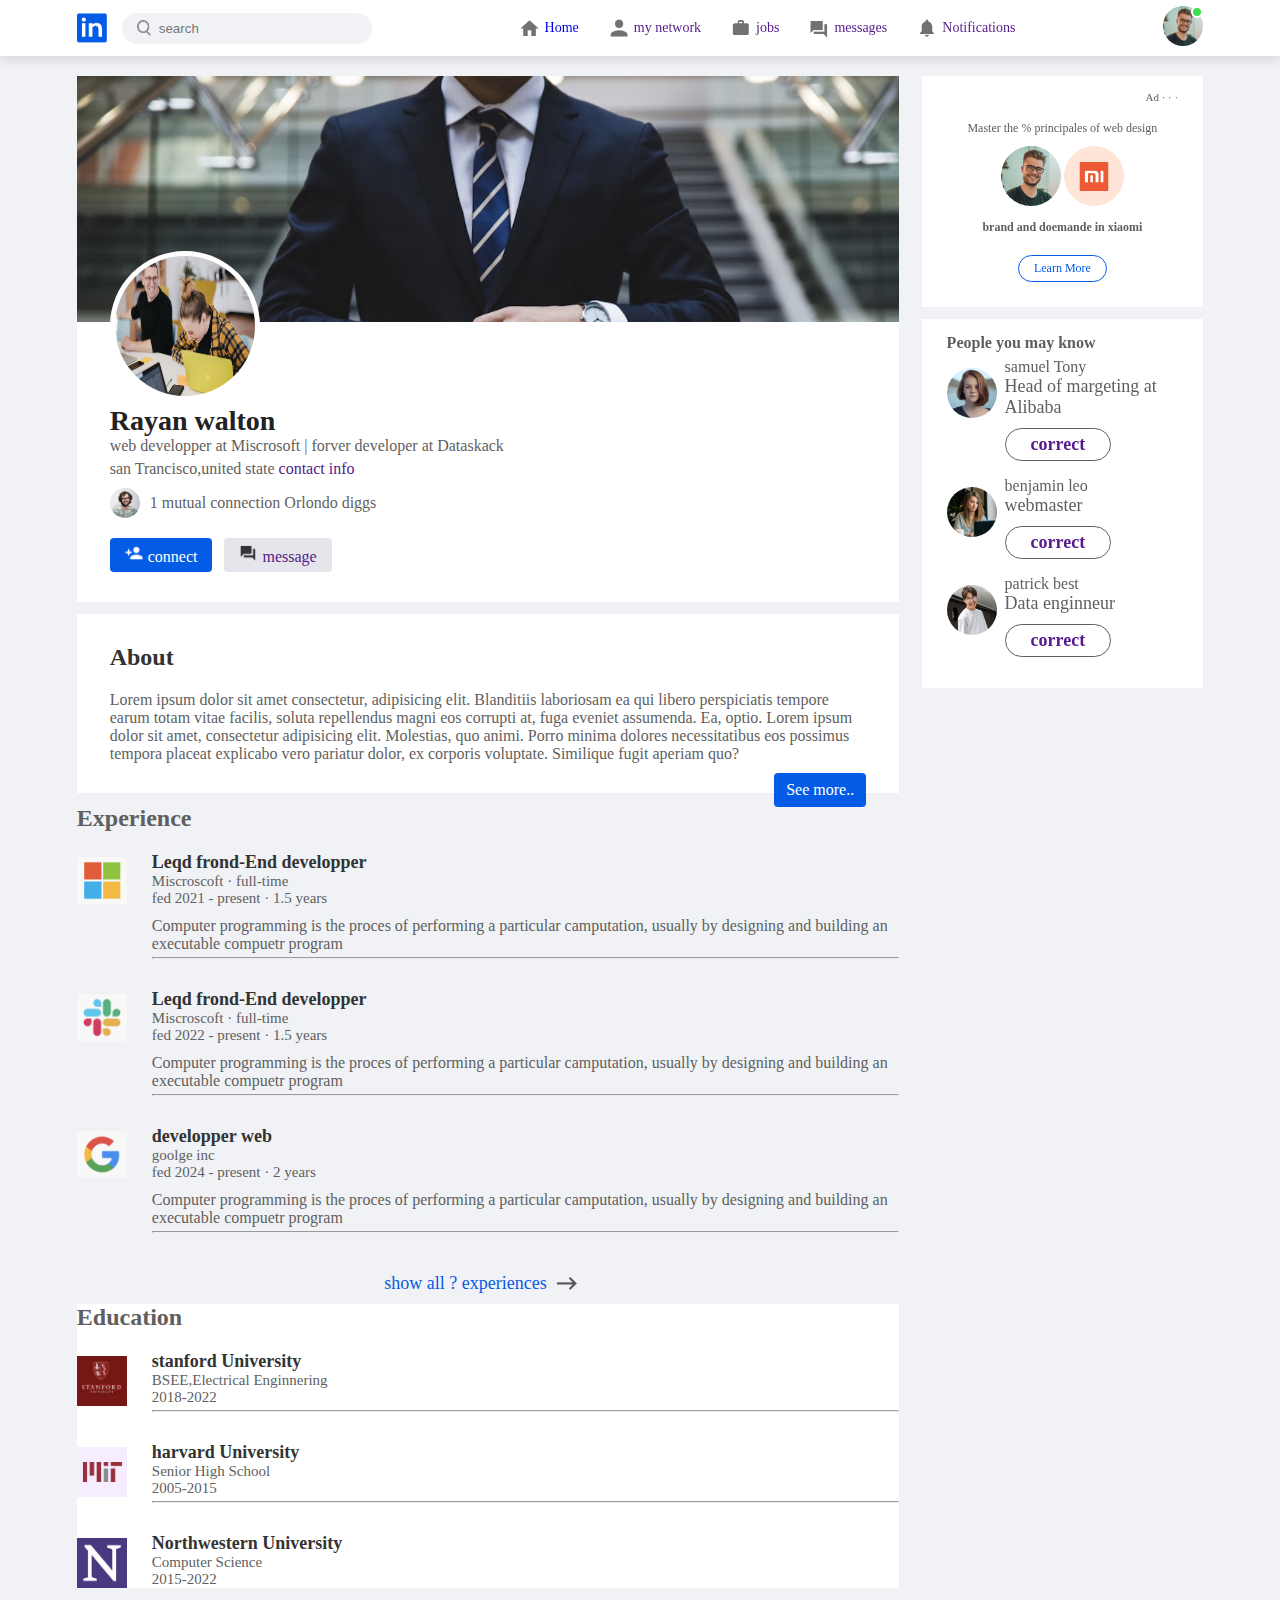
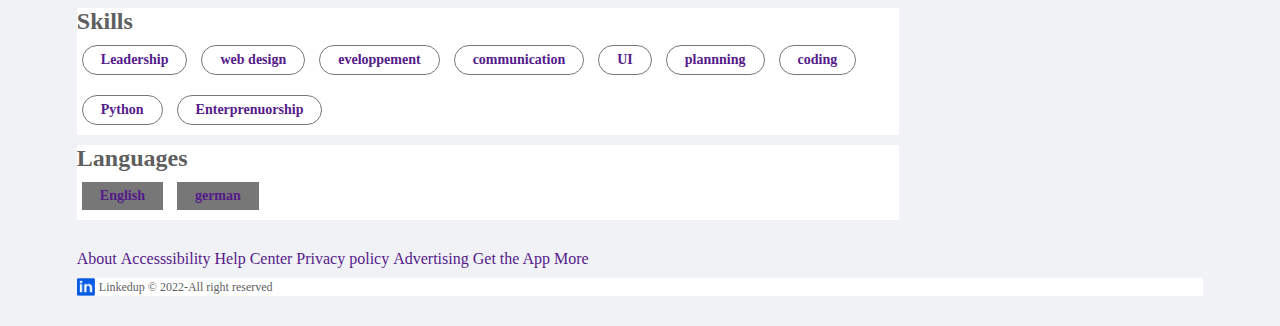
<file: profile.html>
<!DOCTYPE html>
<html lang="en">
<head>
    <meta charset="UTF-8">
    <meta name="viewport" content="width=device-width, initial-scale=1.0">
    <title>Social media website</title>
    <link rel="stylesheet" href="stylse.css">
</head>
<body>
   <nav class="navbar">
    <div class="nav-left">
        <a href="index.html" class="logo"><img src="images/logo.png" alt=""></a>

        <div class="search-box">
            <img src="images/search.png" alt="">
            <input type="text" placeholder="search">
        </div>
    </div>
    <div class="nav-center">
        <ul>
            <li><a href="index.html"><img src="images/home.png" alt="">Home</a></li>
            <li><a href=""><img src="images/network.png" alt="">my network</a></li>
            <li><a href=""><img src="images/jobs.png" alt="">jobs</a></li>
            <li><a href=""><img src="images/message.png" alt="">messages</a></li>
            <li><a href=""><img src="images/notification.png" alt="">Notifications</a></li>
        </ul>
    </div>
    <div class="navbar-right">
        <div class="online">
                <img src="images/user-1.png" alt="" class="nav-profile" onclick="togglemenu()">
        </div>
    </div>

    <div class="profile-menu-wrap" id="profilemenu">
        <div class="profile-menu">
            <div class="user-info">
                <img src="images/user-1.png" alt="">
                <div>
                    <h3>Rayan walton</h3>
                   <a href="#">see your profile</a>
                </div>
            </div>
            <hr>
            <a href="#" class="profile-menu-link">
                <img src="images/feedback.png" alt="">
                <p>give Feedback </p>
                <span></span>
            </a>

            <a href="#" class="profile-menu-link">
                <img src="images/setting.png" alt="">
                <p> Setting & Privacy </p>
                <span></span>

            </a>

            <a href="#" class="profile-menu-link">
                <img src="images/help.png" alt="">
               <p>help & support</p>
                <span></span>
            </a>

            <a href="#" class="profile-menu-link">
                <img src="images/logout.png" alt="">
                <p>display & Accessibility</p>
            </a>
        </div>
    </div>
   </nav>
    
<!-----------------------------------------nav bar close--------------------------------------------------->
<div class="container">
    <div class="profile-main">
            <div class="profile-container ">
                <img src="images/cover-pic.png" alt="" width="100%">
                <div class="profile-container-inner">
                    <img src="images/post-image-1.png" alt="" class="profile-pic">
                    <h1>Rayan walton</h1>
                    <b>web developper at Miscrosoft | forver developer at Dataskack</b>
                    <p>san Trancisco,united state <a href="">contact info</a></p>
                    <div class="mutual-connection">
                        <img src="images/user-2.png" alt="">
                        <span>1 mutual connection Orlondo diggs</span>
                    </div>
                    <div class="profile-btn">
                        <a href="" class="primary-btn"><img src="images/connect.png" alt="">connect</a>
                        <a href=""><img src="images/chat.png" alt="">message</a>
                    </div>
                </div>
            </div>
                    
   

    <div class="profile-desciption">
        <h2>About</h2>
        <p>Lorem ipsum dolor sit amet consectetur, adipisicing elit. Blanditiis laboriosam ea qui libero perspiciatis tempore earum totam vitae facilis, soluta
             repellendus magni eos corrupti at, fuga eveniet assumenda. Ea, optio. Lorem ipsum dolor sit amet, consectetur adipisicing elit. Molestias, quo animi. Porro minima dolores necessitatibus eos possimus tempora placeat explicabo vero 
             pariatur dolor, ex corporis voluptate. Similique fugit aperiam quo?</p>
             <a href="" class="see-more-link">See more..</a>
    </div>
        <div class="prfile-description">
            <h2>Experience</h2>
            <div class="profile-desc-row">
                <img src="images/microsoft.png" alt="">
                <div>
                    <h3>Leqd frond-End developper</h3>
                    <b>Miscroscoft &middot; full-time</b>
                    <b>fed 2021 - present &middot; 1.5 years</b>
                    <p>Computer programming is the proces of performing a particular camputation, usually by
                         designing and building an executable compuetr program</p>
                         <hr>
                </div>
            </div>

            <div class="profile-desc-row">
                <img src="images/slack.png" alt="">
                <div>
                    <h3>Leqd frond-End developper</h3>
                    <b>Miscroscoft &middot; full-time</b>
                    <b>fed 2022 - present &middot; 1.5 years</b>
                    <p>Computer programming is the proces of performing a particular camputation, usually by
                         designing and building an executable compuetr program</p>
                         <hr>
                </div>
            </div>

            <div class="profile-desc-row">
                <img src="images/google.png" alt="">
                <div>
                    <h3>developper web</h3>
                    <b>goolge inc</b>
                    <b>fed 2024 - present &middot; 2 years</b>
                    <p>Computer programming is the proces of performing a particular camputation, usually by
                         designing and building an executable compuetr program</p>
                         <hr>
                </div>
            </div>
        </div>

      
        <a href="" class="Experience-link">show all ? experiences  <img src="images/right-arrow.png" alt=""></a>

        <div class="profile-description">
            <h2>Education</h2>
            <div class="profile-desc-row">
                <img src="images/stanford.png" alt="">
                <div>
                    <h3>stanford University</h3>
                    <b>BSEE,Electrical Enginnering</b>
                    <b>2018-2022</b>
                    <hr>
                </div>
            </div>

            <div class="profile-desc-row">
                <img src="images/mit.png" alt="">
                <div>
                    <h3>harvard University</h3>
                    <b>Senior High School</b>
                    <b>2005-2015</b>
                    <hr>
                </div>
            </div>

            <div class="profile-desc-row">
                <img src="images/north.png" alt="">
                <div>
                    <h3>Northwestern University</h3>
                    <b>Computer Science</b>
                    <b>2015-2022</b>
                
                </div>
            </div>
        </div>

        <div class="profile-description">
            <h2>Skills</h2>
            <a href="" class="skills-btn">Leadership</a>
            <a href="" class="skills-btn">web design</a>
            <a href="" class="skills-btn">eveloppement</a>
            <a href="" class="skills-btn">communication</a>
            <a href="" class="skills-btn">UI</a>
            <a href="" class="skills-btn">plannning</a>
            <a href="" class="skills-btn">coding</a>
            <a href="" class="skills-btn">Python</a>
            <a href="" class="skills-btn">Enterprenuorship</a>
        </div>

        <div class="profile-description">
            <h2>Languages</h2>
            <a href="" class="language-btn">English</a>
            <a href="" class="language-btn">german</a>
         
            
        </div>
</div>
        <!---------------------------profile sidebar----------------------------------------------->

    <div class="profile-sidebar">

        <div class="sidebar-ad">
            <small>Ad &middot;  &middot;  &middot;</small>
            <p>Master the % principales of web design</p>
            <div>
                <img src="images/user-1.png" alt="">
                <img src="images/mi-logo.png" alt="">
            </div>
            <b>brand and doemande in xiaomi</b>
            <a href="" class="ad-link">Learn More</a>
           </div>
   
    <div class="sidepeople">
        <h3>People you may know</h3>
        <div class="sidebar-people-row">
            <img src="images/user-3.png" alt="">

            <div>
                <h2>samuel Tony</h2>
                <p>Head of margeting at Alibaba</p>
                <a href="">correct</a>
            </div>
        </div>

        <div class="sidebar-people-row">
            <img src="images/user-4.png" alt="">

            <div>
                <h2>benjamin leo</h2>
                <p>webmaster</p>
                <a href="">correct</a>
            </div>
        </div>

        <div class="sidebar-people-row">
            <img src="images/user-5.png" alt="">

            <div>
                <h2>patrick best</h2>
                <p>Data enginneur</p>
                <a href="">correct</a>
            </div>
        </div>
    </div>
    </div>
</div>

<div class="profile-footer">
    <div class="sidebar-user-link">
        <a href="">About</a>
        <a href="">Accesssibility</a>
        <a href="">Help Center</a>
        <a href="">Privacy policy</a>
        <a href="">Advertising</a>
        <a href="">Get the App</a> 
        <a href="">More</a> 

        <div class="copyright-msg">
            <img src="images/logo.png" alt="">
            <p>Linkedup &#169; 2022-All right reserved</p>
        </div>

       </div>
</div>


    <script src="avascript.js"></script>
</body>
</html>
</file>
<file: stylse.css>
*{
    margin: 0px;
    padding: 0px;
    box-sizing: border-box;
}
body{
    background-color: #f0f2f5;
    color: #5f5f5f;

}
a{
    text-decoration: none;
}
.navbar{
    display: flex;
    align-items: center;
    justify-content: space-between;
    background: #fff;
    padding: 6px 6%;
    position: sticky;
    z-index: 100;
    top: 0px;
    box-shadow: 0 5px 10px rgba(0, 0, 0, 0.1);
}
.logo img{
    width: 30px;
    margin-right: 15px;display: block;

}
.nav-center ul li{
    display: inline-block;
    list-style: none;

}
.nav-center ul li a{
    display:flex ;
    align-items: center;
    font-size: 14px;
    margin: 5px 8px;
    padding-right: 5px;
    position: relative;
}
.nav-center ul li a img{
    width: 30px;
}
.nav-profile{
    width: 40px;
    border-radius: 50%;
    cursor: pointer;
    position: relative;
}
.online{
    position: relative;
}
.online::after{
    content: "";
    width: 8px;
    height: 8px;
    border-radius: 50%;
    right: 0px;
    background-color: #41db51;
    right: 0px;
    position: absolute;
    top: 0px;
    border: 2px solid #fff;
    z-index: 100;

}
.nav-center ul li a::after{
    content: "";
    width: 0px;
    height: 2px;
    background: #045be6;
    position: absolute;
    bottom: -15px;
    transition: 0.5s;
    z-index: 100;
} 
.nav-center ul li a:hover::after{
    width: 100%;
}
.nav-left{
    display: flex;
    align-items: center;
}
.search-box{
    background: #f0f2f5;
    width: 250px;
    border-radius: 20px;
    display: flex;
    align-items: center;
    padding: 0px 15px;
}
.search-box img{
    width: 14px;
}
.search-box input{
    width: 100%;
    background: transparent;
    padding: 8px;
    outline: none;
    border: 0px;
}

/* -----------------------fin side bar-----------------------------------------------*/

.container{
    padding: 20px 6%;
    display: flex;
    flex-wrap: wrap;
    justify-content: space-between;
}

/* -----------------------left sidebar-----------------------------------------------*/

.left-sidebar{
    flex-basis: 25%;
    align-self: flex-start;
    position: sticky;
    top: 73px;
}

.sidebar-profile-box{
    background-color: #fff;

}
.sidebar-profile-info{
    padding: 0px 25px;
}
.sidebar-profile-info img{
    width: 90px;
    border-radius: 50%;
    background: #fff;
    padding: 4px;
    margin-top: -20%;
}
.sidebar-profile-info h1{
    font-size: 20px;
    font-weight: 600;
    color: #222;
}
.sidebar-profile-info h3{
    font-size: 14px;
    font-size: 500;
    color: #777;
}
.sidebar-profile-info ul{
    list-style: none;
    margin: 20px 0px;
}
.sidebar-profile-info ul li{
    width: 100%;
    margin: 5px 0px;
    font-size: 13px;
}
.sidebar-profile-info ul li span{
    float: right;
}

.sidebar-profile-link{
    display: flex;
    align-items: center;
    border-top: 1px solid #ccc;
    background: white;
}
.sidebar-profile-link a{
    flex-basis: 50%;
    display: flex;
    align-items: center;
    justify-content: center;
    padding: 15px 0px;
    font-size: 13px;
    border-left: 1px solid #ccc;
}
.sidebar-profile-link a:first-child{
    border-left: 0px;
    
}
.sidebar-profile-link a img{
    width: 20px;
    margin-right: 10px;
}
.sidebar-activity{
    background: #fff;
    padding: 5px 25px;
    margin: 12px 0px;
}
.sidebar-activity h3{
    color: #777;
    font-size: 14px;
    font-weight: 500;
    margin: 20px 0 10px;
}
.sidebar-activity a{
    display: flex;
    align-items: center;
    font-size: 12px;
    font-weight: 500;
    color: #888;
    margin: 3px 0;
}
.sidebar-activity a img{
    width: 20px;
    margin-right: 10px;
}
.discover-more-link{
    border-top: 1px solid #ccc;
    text-align: center;
    margin-top: 20px;
    margin-left: -25px;
    margin-right: -25px;
}
.discover-more-link a{
    color: #045be6;
    display: inline-block;
}
/*--------------------------------right sidebar-----------------------------------------------*/

.right-sidebar{
    flex-basis: 25%;
    align-self: flex-start;
    position: sticky;
    top: 73px;
}
.sidebar-news{
    background-color: white;
    padding: 10px 25px;
}
.info-icon{
    width: 15px;
    float: right;
    margin-top: 15px;
}
.sidebar-news h3{
    font-size: 18px;
    font-weight: 600;
    color: #333;
    margin: 10px 0px 30px;
}
.sidebar-news a{
    display: block;
    font: 12px;
    font-weight: 800;
    margin-top: 13px;
    margin-bottom: -7px;
}
.sidebar-news span{
    font-size: 12px;
    margin-top: 8px;
}
.sidebar-news .read-more-link{
    color: #045be6;
    font-weight: 500;
    margin-bottom: 20px 0 10px;
}
.sidebar-ad{
    background-color: white;
    padding: 15px 25px;
    text-align: center;
    margin: 12px 0;
    font-size: 12px;
}
.sidebar-ad img{
    width: 60px;
    border-radius: 50%;
}
.sidebar-ad small{
    float: right;
    font-size: 11px;
}
.sidebar-ad p{
    margin-top: 30px;
    margin-bottom: 10px;
}
.sidebar-ad b{
    display: block;
    font-weight: 700;
    margin-top: 10px;

}
.ad-link{
    display: inline-block;
    border: 1px solid #045be6;
    border-radius: 30px;
    padding: 5px 15px;
    color: #045be6;
    font-weight: 500;
    margin: 20px auto 10px;
}
.sidebar-user-link{
    padding: 15px 25px;
    text-align: center;
}
.sidebar-user-link a{
    display: inline-block;

}
.copyright-msg{
    background: white;
    display: flex;
    align-items: center;
    justify-content: center;
    font-size: 12px;
    margin-top: 10px;
    font-weight: 500;
}
.copyright-msg img{
    width: 18px;
    margin-right: 4px;

}
/*----------------------------main part------------------------*/
.main-content{
    flex-basis: 47%;
}
.create-post{
    background: #fff;
}
.create-post-input{
    padding: 20px 25px 10px;
    display: flex;
    align-items: flex-start;
}
.create-post-input img{
    width: 35px;
    border-radius: 50%;
    margin-right: 10px;
}

.create-post-input textarea{
    
    width: 100%;
    border: 0;
    outline: 0;
    resize: none;
 
}
.create-post-link{
    display: flex;
    align-items: flex-start;

}
.create-post-link li{
    list-style: none;
    border-top: 1px solid #ccc;
    border-right: 1px solid #ccc;
    flex-basis: 25%;
    height: 40px;
    font-size: 13px;
    display: flex;
    align-items: center;
    justify-content: center;
    cursor: pointer;
}
.create-post-link li img{
    width: 15px;
    margin-right: 4px;
}
.create-post-link li:last-child{
    background: #045be6;
    color: white;
    border-top: 0;
    border-right: 0px;

}
.sort-by{
    display: flex;
    align-items: center;
    margin: 10px 0;
}
.sort-by hr{
    flex: 1;
    border: 0;
    height: 1px;
    background: #ccc;
}
.sort-by p{
    font-size: 11px;
    padding-left: 5px;
}
.sort-by p span{
    font-weight: 600;
    cursor: pointer;
}
.sort-by p span img{
    width: 12px;
    margin-left: 3px ;
}
.post{
    background: white;
    padding: 20px 20px 5px;
    align-items: center;
    margin-bottom: 20px;
}
.post-author{
    display: flex;
    align-items: center;
    margin-bottom: 20px;
}
.post-author img{
    width: 35px;
    border-radius: 50%;
    margin-right: 10px;
    margin-top: 5px;
}
.post-author h1{
    font-size: 18px;
    font-weight: 600;
    color: #333;
}
.post p{
    font-size:14px ;
    margin-bottom: 15px;
}
.post-status{
    display: flex;
    flex-wrap: wrap;
    align-items: center;
    justify-content: space-between;
    font-size: 12px;
    border-bottom: 1px solid #ccc;
    padding-bottom: 6px;

}
.post-status div{
    display: flex;
    align-items: center;
}
.post-status img{
    width: 15px;
    margin-right: -5px;
}
.liked-user{
    margin-left: 10px;
}
.post-activity{
    display: flex;
    align-items: center;
    justify-content: space-between;
    padding: 10px 0;
    font-size: 14px;
    font-weight: 500;
}
.post-activity div{
    display: flex;
    align-items: center;
}
.post-activity-user-icon{
    width: 22px;
    border-radius: 50%;
}
.post-activity-user-arrow-icon{
    width: 12px;
    margin-left: 5px;
}
.post-activity-link img{
    width: 18px;
    margin-right: 8px;
}

/*..............................profile drop downs-menu.........................*/

.profile-menu-wrap{
    position: absolute;
    top: 100%;
    right: 5%;
    width: 320px;
    max-height: 0;
    overflow: hidden;
    transition: 0.5s;

}
.profile-menu-wrap.open-menu{
    max-height: 400px;
}
.profile-menu{
    background: #222;
    color: #fff;
    padding: 20px;
    margin: 10px;
}
.user-info{
    display: flex;
    align-items: center;
}
.user-info img{
    width: 50px;
    border-radius: 50%;
}
.user-info h3{
    font-weight: 500px;
    margin-bottom: -7px;
}
.user-info a{
    color: #c9dbf8;
    font-size: 12px;
}
.profile-menu hr{
    border: 0;
    height: 1px;
    width: 100%;
    color: #fff;
    margin: 12px 0;
    font-size: 14px;
}
.profile-menu-link{
    display: flex;
    align-items: center;
justify-content: center;
margin-bottom: 20px;
}
.profile-menu-link p{
    width: 100%;
margin-left: 10px;
color: white;


}
.profile-menu-link img{
    width: 35px;
    border-radius: 50%;
}

/* ---------------------------------------------profile page--------------------------------*/


.profile-main{
    flex-basis: 73%;
}
.profile-sidebar{
    flex-basis: 25%;
    align-self: flex-start;
    position: sticky;
    top: 73px;
}
.profile-container{
    background: white;
}
.profile-container-inner{
    padding: 0px 4% 10px;
}
.profile-pic{
    width: 150px;
    height: 150px;
    border-radius:50% ;
    margin-top: -75px;
    padding: 5px;background: #fff;
}
.profile-container h1{
    font-size: 28px;
    font-weight: 600;
    color: #222;

}
.profile-container b{
    font-weight: 500;
}
.profile-container p{
    margin-top: 5px;
}


.mutual-connection{
    display: flex;
    align-items: center;
    margin: 10px 0px;

}
.mutual-connection img{
        width: 30px;
        border-radius: 50%;
        margin-right: 10px;
}
.profile-btn{
    margin: 20px 0px;
}
.profile-btn a{
    display: inline-block;
    align-items: center;
    background-color:#e4e6eb ;
    padding: 6px 15px;
    border-radius: 4px;
    margin-right: 8px;
}
.profile-btn a img{
    width: 18px;
    margin-right: 5px;
}
.profile-btn .primary-btn{
    background-color: #045be6;
    color: white;
}
.profile-desciption{
    background: white;
    padding: 20px 4% 30px;
    margin: 12px 0;
    padding-bottom: 30px;
}
.profile-desciption h2{
    color: #333;
    margin: 10px 0 20px;
    font-weight: 600;

}
.see-more-link{
    float: right;
    padding: 8px 12px;
    background: #045be6;
    color: white;
    border-radius: 4px;
    margin-top: 10px;
    margin-bottom: 10px;
}
.profile-desc-row{
    display: flex;
    align-items: flex-start;
    margin: 20px 0;
}
.profile-desc-row img{
    width: 50px;
    margin-right: 25px;
    margin-top: 5px;
}
.profile-desc-row div{
    width: 100%;
    
}
.profile-desc-row h3{
    font-size: 18px;
    font-weight: 600;
    color: #333;
}
.profile-desc-row b{
    display: block;
    font-weight: 500;
    font-size: 15px;
}
.profile-desc-row hr{
    margin-top: 4px;
    margin-bottom: 10px;
}
.profile-desc-row p{
    margin-top: 10px;
}
.Experience-link{
    display: flex;
    justify-content: center;
    align-items: center;
    padding-top: 10px;
}
.Experience-link {
    font-size: 18px;
    color: #045be6;
    margin-right: 7px;
    padding-right: 8px;
}
.Experience-link img{
    width: 20px;
    margin-left: 10px;
}
.skills-btn{
    display: inline-block;
    margin: 10px 5px;
    padding: 6px 18px;
    border-radius: 30px;
    border: 1px solid #777;
    font-size: 14px;
    font-weight: bold;
}
.profile-description{
    background: white;
    margin: 10px auto;
}
.language-btn{
    display: inline-block;
    margin: 10px 5px;
    padding: 6px 18px;
   
  background-color: #777;
    font-size: 14px;
    font-weight: bold;
}
.profile-sidebar .sidebar-ad{
    margin: 0;
}
.sidepeople{
    background: white;
    padding: 15px 25px;
    margin: 12px 0;
    font-size: 18px;
}
.sidepeople h3{
    font-size: 16px;
    font-weight: 600;
}
.sidebar-people-row{
    display: flex;
    align-items: flex-start;
    margin: 6px 0;

}
.sidebar-people-row img{
    width: 50px;
    border-radius: 50%;
    margin-right: 8px;
    margin-top: 10px;
}
.sidebar-people-row h2{
    font-weight: 500;
    font-size: 16px;

}
.sidebar-people-row a{
    display: inline-block;
    margin: 10px 0;
    padding: 5px 25px;
    border: 1px solid #5f5f5f;
    border-radius: 30px;
    font-weight: 600;
}

.profile-footer{
    padding: 0 6% 30px;
}
.profile-footer .sidebar-user-link{
    text-align: left;
    padding: 0;

}

.profile-footer .copyright-msg{
    justify-content: flex-start;

}
#showmore-link{
    display: none;
}

/*----------------------------media querry-----------------------------*/

@media only screen and (max-width:600px){
        .search-box{
            background: transparent;
            width: auto;
            padding: 0;
        }
        .search-box input{
           
            width: 0;
            padding: 0;
            
        }
        
        .nav-center ul li a span{
            display: none;
        }
        .nav-center ul li a {
            padding-left: 0px;
            padding-right: 0px;
            margin: 5px 2px;
        }
        .nav-profile{
            width: 35px;
        }
        .container{
            padding: 15px 3%;
        }
        .left-sidebar,.right-sidebar{
                flex-basis: 100%;
                position: relative;
                top: unset;
        }
        .main-content{
            flex-basis: 100%;
        }
        .post-status div{
            margin: 2px 0;
        }
        .post-activity-link span{
            display: none;
        }
        .post-activity-link img{
            margin-right: 0;
        }
        .profile-main,.profile-sidebar{
                flex-basis: 100%;
        }
        .profile-container{
            font-size: 14px;
        }
        .profile-pic{
            width: 100px;
            height: 100px;
            margin-top: -50px;
        }
        .see-more-link{
            margin-top: -10px;
            padding: 3px;
        }
        .profile-desciption{
            font-size: 14px;
        }
        #showmore-link{
            display: block;
            width: fit-content;
            margin: 10px auto;
            font-size: 14px;
            cursor: pointer;
        }
        .sidebar-activity{
            display: none;
        }
        .sidebar-activity.open-activity{
            display: block;
        }
}
</file>
